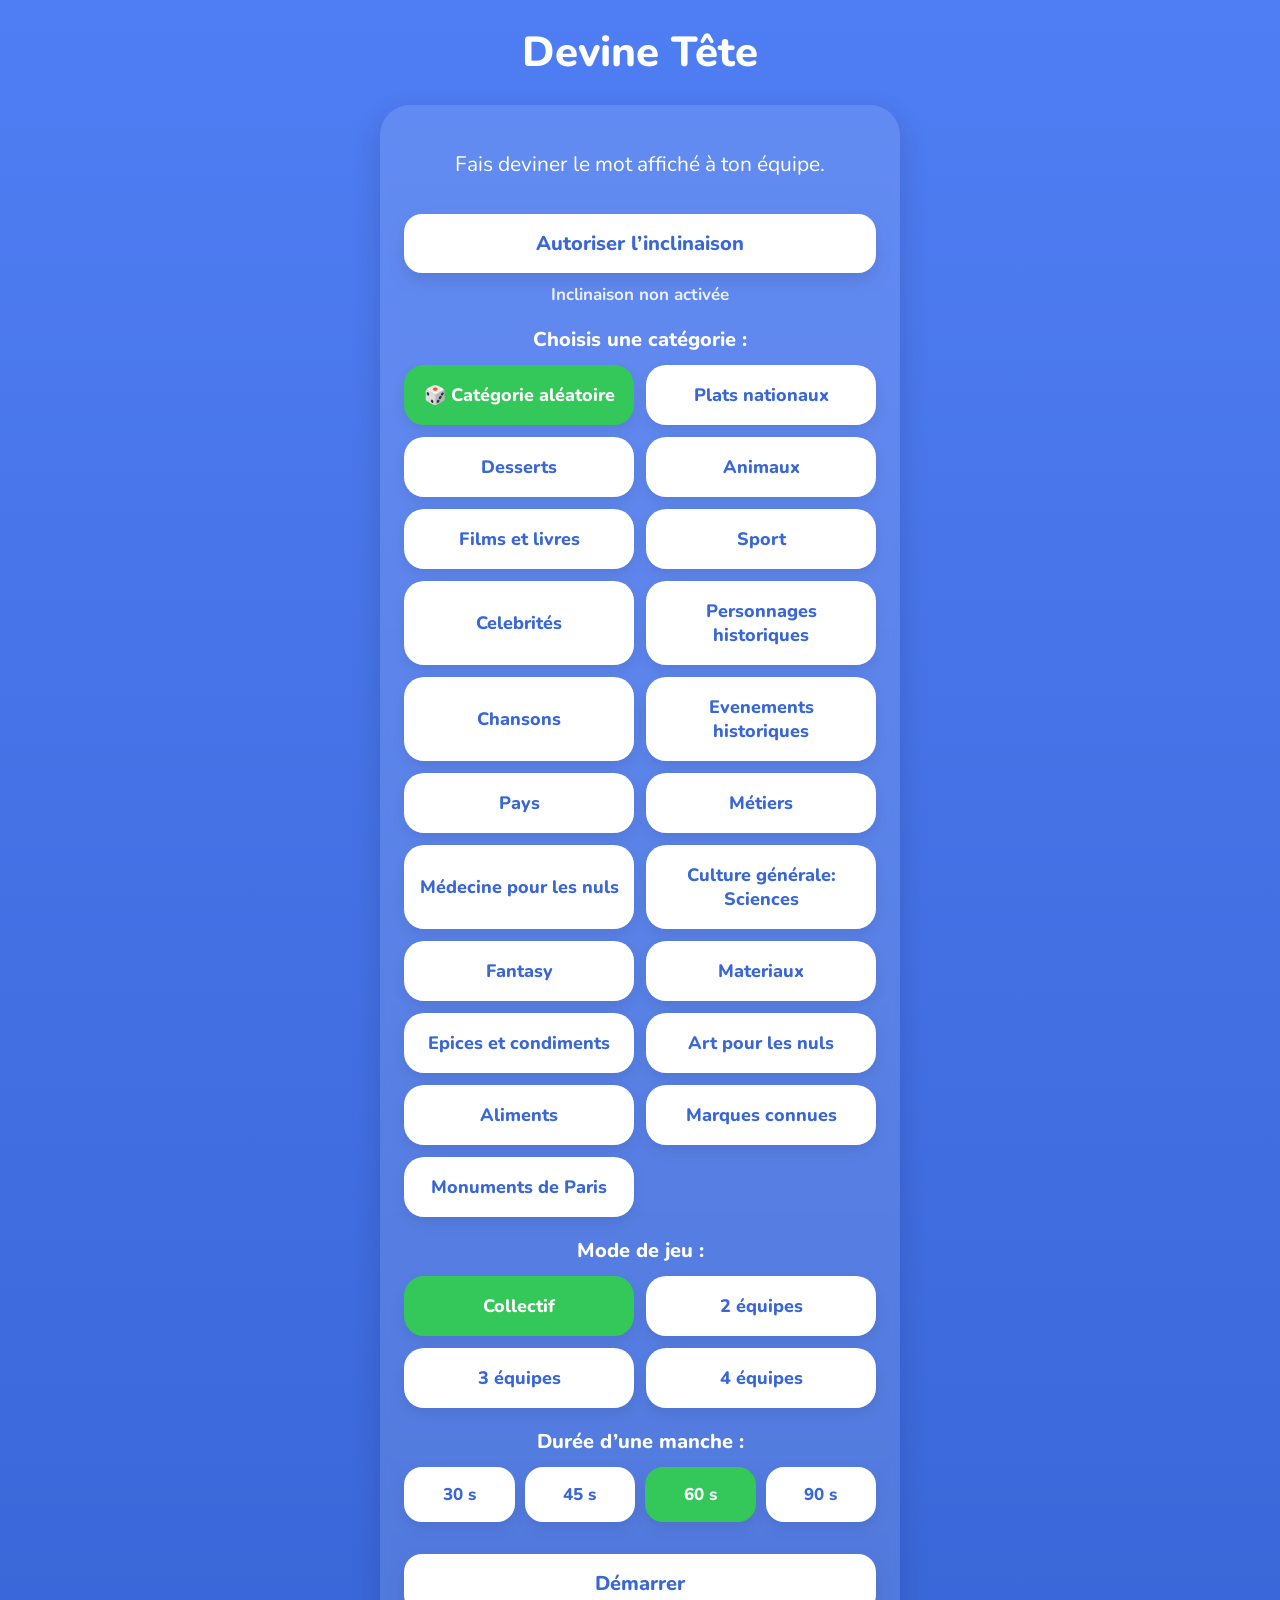
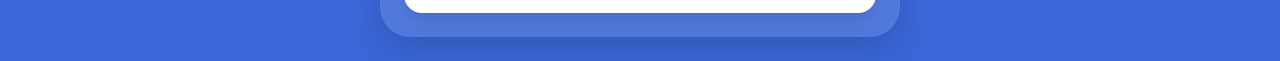
<file: index.html>
<!DOCTYPE html>
<html lang="fr">
<head>
  <meta charset="UTF-8" />
  <meta name="viewport" content="width=device-width, initial-scale=1.0" />
  
  <title>Devine Tête</title>
  <link rel="manifest" href="./manifest.webmanifest">

  <meta name="theme-color" content="#0b5cff">

  <link rel="apple-touch-icon" href="./icons/icon-180.png">

  <meta name="apple-mobile-web-app-capable" content="yes">
  <meta name="apple-mobile-web-app-title" content="Devine Tête">
  <meta name="apple-mobile-web-app-status-bar-style" content="black-translucent">
  <link rel="stylesheet" href="style.css" />
</head>
<body>

  <main class="app">
    <h1>Devine Tête</h1>


    <section id="start-screen" class="screen active">
      <p class="intro">
    Fais deviner le mot affiché à ton équipe.
      </p>

      <button id="motion-button">Autoriser l’inclinaison</button>
      <p id="motion-status">Inclinaison non activée</p>

      <p class="category-label">Choisis une catégorie :</p>
      <div id="category-buttons" class="category-grid"></div>

      <div id="round-settings" class="hidden">
        <p class="category-label">Nombre de manches par équipe :</p>
        <div id="round-buttons" class="round-grid"></div>
      </div>

      <p class="category-label">Mode de jeu :</p>
      <div id="team-buttons" class="team-grid"></div>

      <p class="category-label">Durée d’une manche :</p>
      <div id="duration-buttons" class="duration-grid"></div> 

      <button id="start-button">Démarrer</button>
    </section>


    <section id="game-screen" class="screen">
      <div id="countdown" class="countdown hidden">
        <p id="countdown-number">3</p>
      </div>

      <div class="top-bar">
        <p>Temps : <span id="time">60</span>s</p>
        <p>Score : <span id="score">0</span></p>
      </div>

      <p id="active-team" class="active-team">Mode collectif</p>
      <div id="team-scoreboard" class="team-scoreboard"></div>

      <p class="category-display">Catégorie : <span id="current-category">?</span></p>

      <div id="word-card">
        <p id="word">Mot</p>
      </div>

      <div class="buttons">
        <button id="pass-button" class="secondary">Passer</button>
        <button id="correct-button">Correct</button>
      </div>

      <button id="undo-button" class="undo-button">Annuler la dernière réponse</button>
      <button id="finish-match-button" class="danger-button">Terminer les équipes</button>
    </section>


    <section id="end-screen" class="screen">
      <h2 id="end-title">Partie terminée !</h2>

      <p id="round-score-text" class="round-score">
        Score du tour : <span id="final-score">0</span>
      </p>

      <div id="final-results" class="final-results"></div>

      <button id="next-team-button">Équipe suivante</button>
      <button id="final-results-button">Voir les résultats finaux</button>
      <button id="restart-button">Retour au menu</button>
    </section>
  </main>

  <script src="script.js"></script>
</body>
</html>
</file>
<file: style.css>
@import url('https://fonts.googleapis.com/css2?family=Nunito:wght@500;700;800&display=swap');

@import url('https://fonts.googleapis.com/css2?family=Nunito:wght@500;700;800&display=swap');

* {
  box-sizing: border-box;
}

body {
  margin: 0;
  font-family: "Nunito", sans-serif;
  background: linear-gradient(180deg, #4F7DF3 0%, #3A67D8 100%);
  color: #1F2A44;
}

.app {
  min-height: 100vh;
  padding: 24px;
  display: flex;
  flex-direction: column;
  justify-content: center;
  align-items: center;
  text-align: center;
}

.screen {
  display: none;
  width: 100%;
  max-width: 520px;
  background: rgba(255, 255, 255, 0.12);
  backdrop-filter: blur(4px);
  border-radius: 30px;
  padding: 24px;
  box-shadow: 0 12px 30px rgba(0, 0, 0, 0.15);
}

.screen.active {
  display: block;
}

h1 {
  font-size: 42px;
  margin-top: 0;
  margin-bottom: 24px;
  color: white;
  font-weight: 800;
}

h2 {
  font-size: 34px;
  margin-top: 0;
  color: white;
  font-weight: 800;
}

.intro {
  font-size: 21px;
  margin-bottom: 24px;
  color: white;
}

#motion-status {
  margin-top: 10px;
  margin-bottom: 20px;
  font-size: 17px;
  color: #EAF1FF;
  font-weight: 700;
}

.top-bar {
  display: flex;
  justify-content: space-between;
  gap: 12px;
  margin-bottom: 18px;
}

.top-bar p {
  flex: 1;
  margin: 0;
  background: rgba(255, 255, 255, 0.16);
  color: white;
  border-radius: 18px;
  padding: 12px 14px;
  font-size: 20px;
  font-weight: 800;
}

.category-label {
  display: block;
  font-size: 20px;
  margin: 20px 0 12px;
  font-weight: 800;
  color: white;
}

.category-display {
  font-size: 19px;
  margin-bottom: 20px;
  font-weight: 800;
  color: #EAF1FF;
}

#word-card {
  background: white;
  border-radius: 28px;
  padding: 70px 20px;
  margin-bottom: 26px;
  box-shadow: 0 10px 25px rgba(0, 0, 0, 0.12);
}

#word {
  font-size: 50px;
  font-weight: 800;
  margin: 0;
  color: #1F2A44;
  line-height: 1.15;
}

.buttons {
  display: flex;
  gap: 14px;
}

button {
  border: none;
  border-radius: 18px;
  padding: 16px 20px;
  font-size: 20px;
  font-weight: 800;
  font-family: "Nunito", sans-serif;
  cursor: pointer;
  transition: transform 0.15s ease, opacity 0.15s ease, background 0.2s ease;
}

button:active {
  transform: scale(0.97);
}

#start-button,
#restart-button,
#motion-button {
  width: 100%;
  margin-top: 12px;
  background: white;
  color: #3A67D8;
  box-shadow: 0 8px 18px rgba(0, 0, 0, 0.10);
}

#correct-button {
  flex: 1;
  background: #34C759;
  color: white;
}

#pass-button {
  flex: 1;
  background: #FF9F0A;
  color: white;
}

.category-grid {
  display: grid;
  grid-template-columns: 1fr 1fr;
  gap: 12px;
  margin-bottom: 20px;
}

.category-card {
  width: 100%;
  background: white;
  color: #3A67D8;
  border: 2px solid transparent;
  border-radius: 20px;
  padding: 16px 12px;
  font-size: 18px;
  font-weight: 800;
  box-shadow: 0 6px 14px rgba(0, 0, 0, 0.08);
}

.category-card.selected {
  background: #34C759;
  color: white;
  border-color: #34C759;
}

.category-card:active {
  transform: scale(0.97);
}

#end-screen p {
  font-size: 22px;
  color: white;
  font-weight: 700;
}

.correct-flash {
  background: rgba(52, 199, 89, 0.30) !important;
  transition: background 0.2s ease;
}

.pass-flash {
  background: rgba(255, 159, 10, 0.30) !important;
  transition: background 0.2s ease;
}

@media (max-width: 600px) {
  .app {
    padding: 16px;
  }

  .screen {
    padding: 18px;
    border-radius: 24px;
  }

  h1 {
    font-size: 34px;
  }

  #word {
    font-size: 40px;
  }

  #word-card {
    padding: 55px 16px;
  }

  .category-grid {
    grid-template-columns: 1fr;
  }
}

.team-grid {
  display: grid;
  grid-template-columns: 1fr 1fr;
  gap: 12px;
  margin-bottom: 20px;
}

.team-card {
  width: 100%;
  background: white;
  color: #3A67D8;
  border: 2px solid transparent;
  border-radius: 20px;
  padding: 16px 12px;
  font-size: 18px;
  font-weight: 800;
  font-family: "Nunito", sans-serif;
  box-shadow: 0 6px 14px rgba(0, 0, 0, 0.08);
}

.team-card.selected {
  background: #34C759;
  color: white;
  border-color: #34C759;
}

.active-team {
  background: white;
  color: #3A67D8;
  border-radius: 18px;
  padding: 12px 16px;
  font-size: 22px;
  font-weight: 800;
  margin: 0 0 14px;
}

.team-scoreboard {
  display: grid;
  grid-template-columns: 1fr 1fr;
  gap: 10px;
  margin-bottom: 18px;
}

.team-score {
  background: rgba(255, 255, 255, 0.18);
  color: white;
  border-radius: 16px;
  padding: 10px;
  font-weight: 800;
  font-size: 17px;
}

.team-score.current {
  background: white;
  color: #3A67D8;
}

.danger-button {
  width: 100%;
  margin-top: 14px;
  background: rgba(255, 255, 255, 0.20);
  color: white;
  border: 2px solid rgba(255, 255, 255, 0.35);
}

.final-results {
  margin: 20px 0;
}

.result-line {
  background: white;
  color: #1F2A44;
  border-radius: 18px;
  padding: 14px;
  margin-bottom: 10px;
  font-size: 20px;
  font-weight: 800;
}

.winner-line {
  background: #34C759;
  color: white;
}

.round-score {
  color: white;
  font-size: 22px;
  font-weight: 800;
}

#next-team-button,
#final-results-button,
#restart-button {
  width: 100%;
  margin-top: 12px;
}

.duration-grid {
  display: grid;
  grid-template-columns: 1fr 1fr 1fr 1fr;
  gap: 10px;
  margin-bottom: 20px;
}

.duration-card {
  width: 100%;
  background: white;
  color: #3A67D8;
  border: 2px solid transparent;
  border-radius: 18px;
  padding: 14px 8px;
  font-size: 17px;
  font-weight: 800;
  font-family: "Nunito", sans-serif;
  box-shadow: 0 6px 14px rgba(0, 0, 0, 0.08);
}

.duration-card.selected {
  background: #34C759;
  color: white;
  border-color: #34C759;
}

.duration-card:active {
  transform: scale(0.97);
}

@media (max-width: 600px) {
  .duration-grid {
    grid-template-columns: 1fr 1fr;
  }
}

.hidden {
  display: none !important;
}

.countdown {
  position: fixed;
  inset: 0;
  background: linear-gradient(180deg, #4F7DF3 0%, #3A67D8 100%);
  z-index: 999;
  display: flex;
  justify-content: center;
  align-items: center;
}

#countdown-number {
  font-size: 110px;
  font-weight: 800;
  color: white;
  margin: 0;
  animation: countdownPop 0.4s ease;
}

@keyframes countdownPop {
  0% {
    transform: scale(0.6);
    opacity: 0.4;
  }

  100% {
    transform: scale(1);
    opacity: 1;
  }
}

.undo-button {
  width: 100%;
  margin-top: 14px;
  background: #EAF1FF;
  color: #3A67D8;
  border: 2px solid rgba(255, 255, 255, 0.45);
}

.undo-button:disabled {
  opacity: 0.45;
  cursor: not-allowed;
}

.round-grid {
  display: grid;
  grid-template-columns: 1fr 1fr 1fr;
  gap: 10px;
  margin-bottom: 20px;
}

.round-card {
  width: 100%;
  background: white;
  color: #3A67D8;
  border: 2px solid transparent;
  border-radius: 18px;
  padding: 14px 8px;
  font-size: 17px;
  font-weight: 800;
  font-family: "Nunito", sans-serif;
  box-shadow: 0 6px 14px rgba(0, 0, 0, 0.08);
}

.round-card.selected {
  background: #34C759;
  color: white;
  border-color: #34C759;
}

.ranking-position {
  font-size: 22px;
  margin-right: 8px;
}

.match-progress {
  color: #EAF1FF;
  font-weight: 800;
  font-size: 17px;
  margin-bottom: 12px;
}

.hidden {
  display: none !important;
}
</file>
